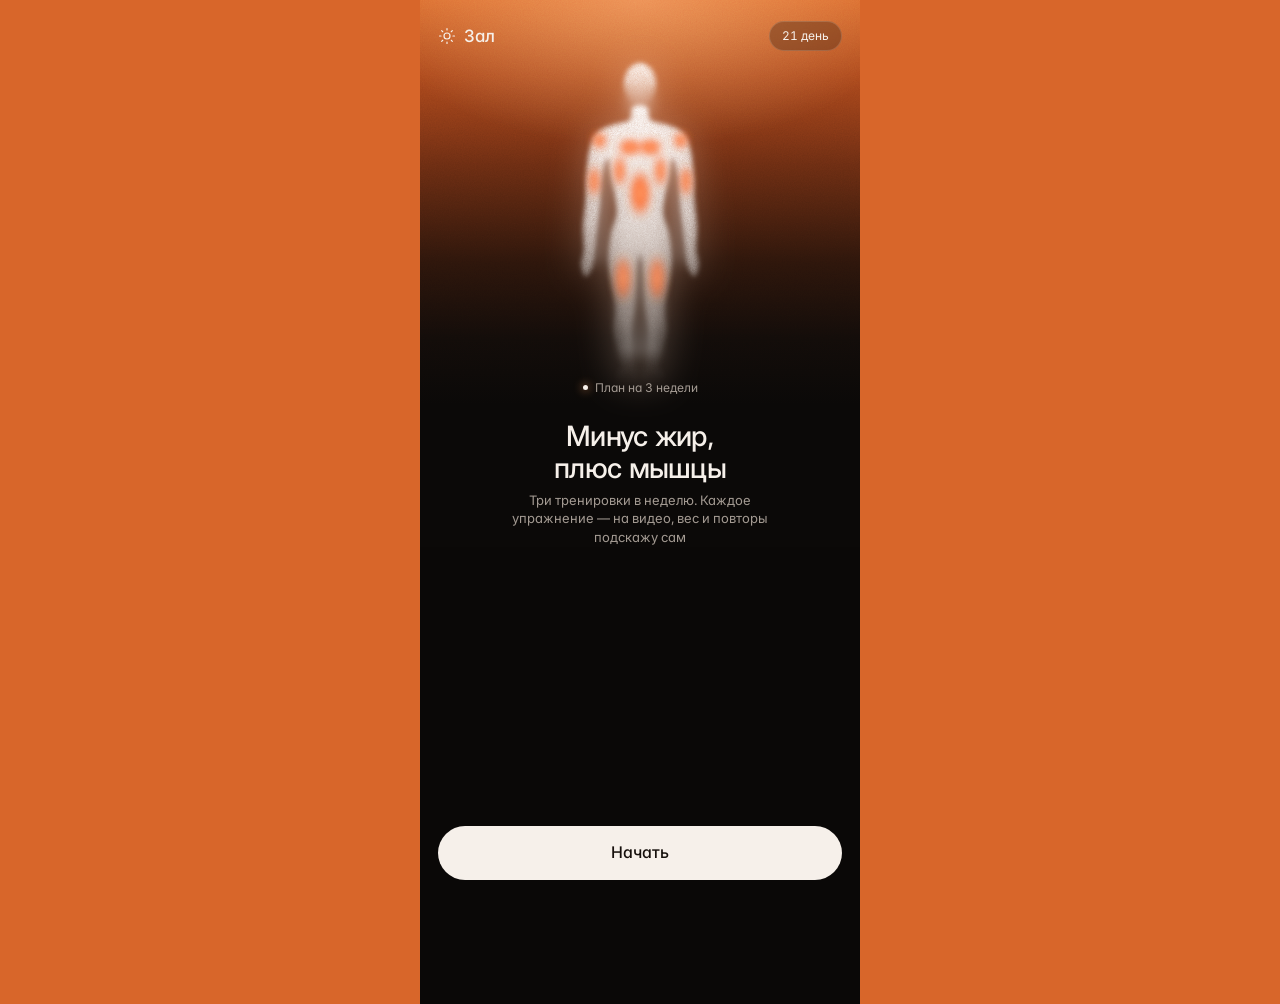
<file: index.html>
<!doctype html>
<html lang="ru">
<head>
<meta charset="utf-8">
<meta name="viewport" content="width=device-width,initial-scale=1,viewport-fit=cover">
<meta name="theme-color" content="#0A0807">
<!-- iOS: приложение заходит под строку статуса и Dynamic Island, фон тянется до самого верха -->
<meta name="apple-mobile-web-app-capable" content="yes">
<meta name="mobile-web-app-capable" content="yes">
<meta name="apple-mobile-web-app-status-bar-style" content="black-translucent">
<meta name="apple-mobile-web-app-title" content="Зал">
<link rel="manifest" href="manifest.json">
<link rel="icon" href="icon.png">
<link rel="apple-touch-icon" href="icon.png">
<link rel="preconnect" href="https://fonts.googleapis.com">
<link rel="preconnect" href="https://fonts.gstatic.com" crossorigin>
<link href="https://fonts.googleapis.com/css2?family=Inter:wght@300;400;500&display=swap" rel="stylesheet">
<title>Зал · 21 день</title>
<link rel="stylesheet" href="style.css">
</head>
<body>
<main id="main"></main>
<nav id="nav" aria-label="Разделы">
  <button data-t="home"><svg class="i"><use href="#i-home"/></svg>Сегодня</button>
  <button data-t="prog"><svg class="i"><use href="#i-chart"/></svg>Прогресс</button>
  <button data-t="go" class="go" aria-label="Начать тренировку"><svg class="i"><use href="#i-dumbbell"/></svg></button>
  <button data-t="food"><svg class="i"><use href="#i-food"/></svg>Еда</button>
  <button data-t="plan"><svg class="i"><use href="#i-book"/></svg>План</button>
</nav>
<div id="run" hidden></div>
<div id="sheet" hidden></div>
<div id="toast" role="status" hidden></div>

<!-- Иконки: lucide (ISC) -->
<svg width="0" height="0" style="position:absolute" aria-hidden="true">
  <symbol id="i-home" viewBox="0 0 24 24"><path d="M3 10.5 12 3l9 7.5V20a1 1 0 0 1-1 1h-5v-6h-6v6H4a1 1 0 0 1-1-1z"/></symbol>
  <symbol id="i-chart" viewBox="0 0 24 24"><path d="M22 12h-4l-3 9L9 3l-3 9H2"/></symbol>
  <symbol id="i-dumbbell" viewBox="0 0 24 24"><path d="M6.5 6.5v11M17.5 6.5v11M3 9.5v5M21 9.5v5M6.5 12h11"/></symbol>
  <symbol id="i-food" viewBox="0 0 24 24"><path d="M3 2v7a2 2 0 0 0 2 2h2a2 2 0 0 0 2-2V2M6 2v20M21 15V2a5 5 0 0 0-5 5v6a2 2 0 0 0 2 2h3zm0 0v7"/></symbol>
  <symbol id="i-book" viewBox="0 0 24 24"><path d="M2 4h6a4 4 0 0 1 4 4v13a3 3 0 0 0-3-3H2zM22 4h-6a4 4 0 0 0-4 4v13a3 3 0 0 1 3-3h7z"/></symbol>
  <symbol id="i-play" viewBox="0 0 24 24"><path d="M7 4v16l13-8z"/></symbol>
  <symbol id="i-back" viewBox="0 0 24 24"><path d="m15 18-6-6 6-6"/></symbol>
  <symbol id="i-next" viewBox="0 0 24 24"><path d="m9 18 6-6-6-6"/></symbol>
  <symbol id="i-x" viewBox="0 0 24 24"><path d="M18 6 6 18M6 6l12 12"/></symbol>
  <symbol id="i-plus" viewBox="0 0 24 24"><path d="M5 12h14M12 5v14"/></symbol>
  <symbol id="i-minus" viewBox="0 0 24 24"><path d="M5 12h14"/></symbol>
  <symbol id="i-check" viewBox="0 0 24 24"><path d="M20 6 9 17l-5-5"/></symbol>
  <symbol id="i-info" viewBox="0 0 24 24"><circle cx="12" cy="12" r="9"/><path d="M12 16v-4M12 8h.01"/></symbol>
  <symbol id="i-skip" viewBox="0 0 24 24"><path d="m5 4 10 8-10 8zM19 5v14"/></symbol>
  <symbol id="i-clock" viewBox="0 0 24 24"><circle cx="12" cy="12" r="9"/><path d="M12 7v5l3 2"/></symbol>
  <symbol id="i-list" viewBox="0 0 24 24"><path d="M8 6h13M8 12h13M8 18h13M3 6h.01M3 12h.01M3 18h.01"/></symbol>
  <symbol id="i-egg" viewBox="0 0 24 24"><path d="M12 22c4.4 0 7-3.6 7-8 0-5-3.5-12-7-12S5 9 5 14c0 4.4 2.6 8 7 8z"/></symbol>
  <symbol id="i-flame" viewBox="0 0 24 24"><path d="M8.5 14.5A2.5 2.5 0 0 0 11 12c0-1.4-.5-2-1-3-1.1-2.1-.2-4 2-6 .5 2.5 2 4.9 4 6.5 2 1.6 3 3.5 3 5.5a7 7 0 1 1-14 0c0-1.2.4-2.3 1-3a2.5 2.5 0 0 0 2.5 2.5z"/></symbol>
  <symbol id="i-walk" viewBox="0 0 24 24"><circle cx="13" cy="4" r="2"/><path d="m9 21 3-7 3 3v4M7 12l3-4 4 1 3 3M12 14l-1-5"/></symbol>
  <symbol id="i-moon" viewBox="0 0 24 24"><path d="M12 3a6 6 0 0 0 9 9 9 9 0 1 1-9-9z"/></symbol>
  <symbol id="i-camera" viewBox="0 0 24 24"><path d="M14.5 4h-5L7 7H4a2 2 0 0 0-2 2v9a2 2 0 0 0 2 2h16a2 2 0 0 0 2-2V9a2 2 0 0 0-2-2h-3z"/><circle cx="12" cy="13" r="3"/></symbol>
  <symbol id="i-scale" viewBox="0 0 24 24"><rect x="3" y="3" width="18" height="18" rx="4"/><path d="M8 9a5 5 0 0 1 8 0l-3 3"/></symbol>
  <symbol id="i-gear" viewBox="0 0 24 24"><circle cx="12" cy="12" r="3"/><path d="M19.4 15a1.7 1.7 0 0 0 .3 1.8l.1.1a2 2 0 1 1-2.8 2.8l-.1-.1a1.7 1.7 0 0 0-1.8-.3 1.7 1.7 0 0 0-1 1.5V21a2 2 0 1 1-4 0v-.1a1.7 1.7 0 0 0-1.1-1.5 1.7 1.7 0 0 0-1.8.3l-.1.1a2 2 0 1 1-2.8-2.8l.1-.1a1.7 1.7 0 0 0 .3-1.8 1.7 1.7 0 0 0-1.5-1H3a2 2 0 1 1 0-4h.1a1.7 1.7 0 0 0 1.5-1.1 1.7 1.7 0 0 0-.3-1.8l-.1-.1a2 2 0 1 1 2.8-2.8l.1.1a1.7 1.7 0 0 0 1.8.3H9a1.7 1.7 0 0 0 1-1.5V3a2 2 0 1 1 4 0v.1a1.7 1.7 0 0 0 1 1.5 1.7 1.7 0 0 0 1.8-.3l.1-.1a2 2 0 1 1 2.8 2.8l-.1.1a1.7 1.7 0 0 0-.3 1.8V9a1.7 1.7 0 0 0 1.5 1H21a2 2 0 1 1 0 4h-.1a1.7 1.7 0 0 0-1.5 1z"/></symbol>
  <symbol id="i-sun" viewBox="0 0 24 24"><circle cx="12" cy="12" r="4"/><path d="M12 2v2M12 20v2M4.9 4.9l1.4 1.4M17.7 17.7l1.4 1.4M2 12h2M20 12h2M4.9 19.1l1.4-1.4M17.7 6.3l1.4-1.4"/></symbol>
  <symbol id="i-trend" viewBox="0 0 24 24"><path d="M7 17 17 7M8 7h9v9"/></symbol>
  <symbol id="i-down" viewBox="0 0 24 24"><path d="m6 9 6 6 6-6"/></symbol>
  <symbol id="i-more" viewBox="0 0 24 24"><circle cx="5" cy="12" r="1"/><circle cx="12" cy="12" r="1"/><circle cx="19" cy="12" r="1"/></symbol>
  <symbol id="i-repeat" viewBox="0 0 24 24"><path d="m17 2 4 4-4 4M3 11V9a3 3 0 0 1 3-3h15M7 22l-4-4 4-4M21 13v2a3 3 0 0 1-3 3H3"/></symbol>
  <symbol id="i-target" viewBox="0 0 24 24"><circle cx="12" cy="12" r="9"/><circle cx="12" cy="12" r="5"/><circle cx="12" cy="12" r="1"/></symbol>
  <symbol id="i-ruler" viewBox="0 0 24 24"><path d="M21.3 15.3 8.7 2.7a1 1 0 0 0-1.4 0L2.7 7.3a1 1 0 0 0 0 1.4l12.6 12.6a1 1 0 0 0 1.4 0l4.6-4.6a1 1 0 0 0 0-1.4zM7.5 10.5l2-2M10.5 13.5l2-2M13.5 16.5l2-2"/></symbol>
</svg>

<script src="logic.js"></script>
<script src="data.js"></script>
<script src="app.js"></script>
</body>
</html>
</file>
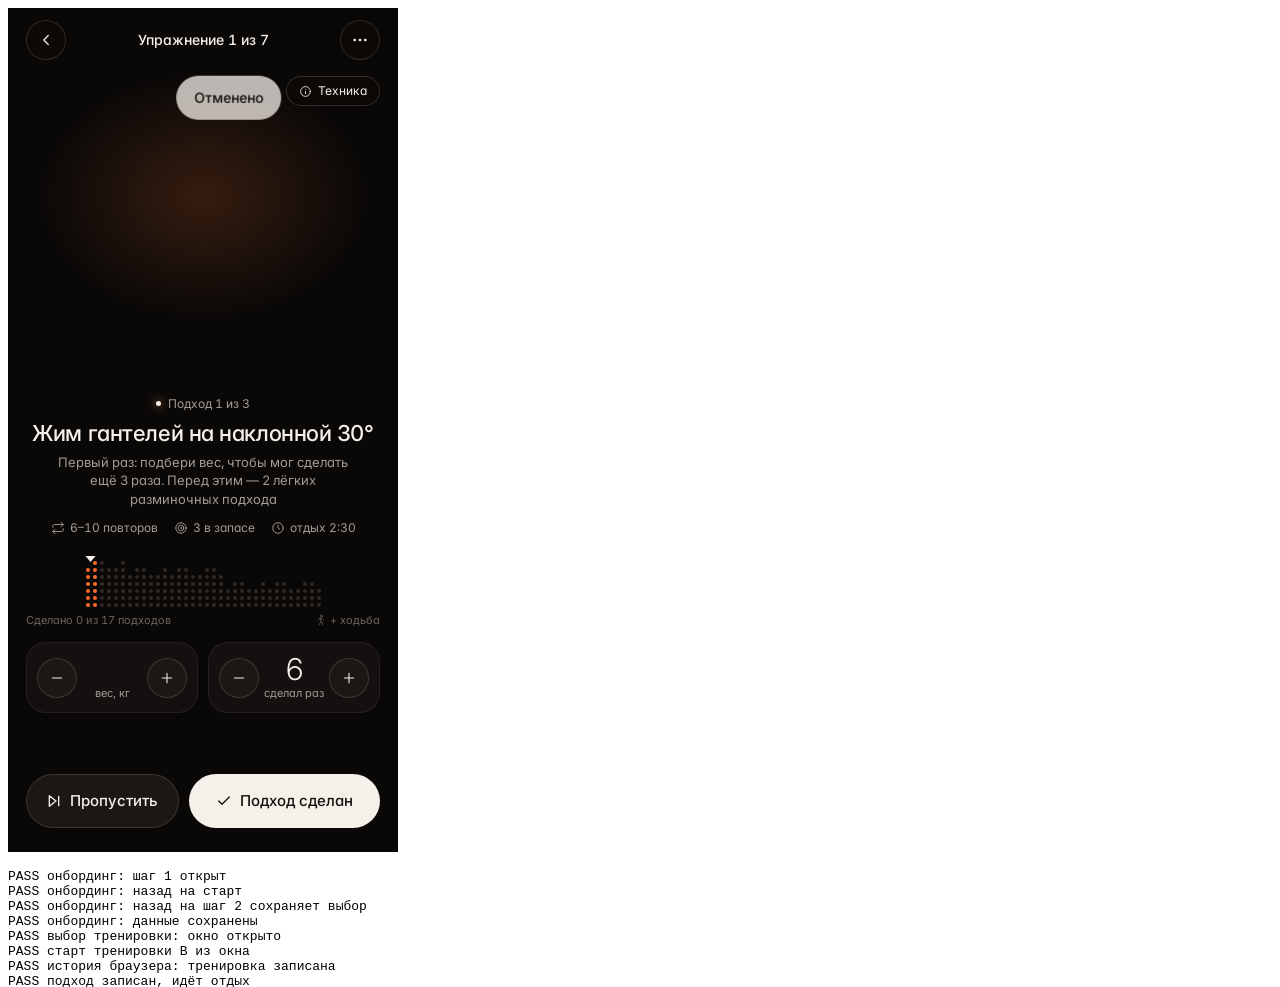
<file: .e2e/run.html>
<!doctype html><meta charset="utf-8"><body><iframe id=f style="width:390px;height:844px;border:0"></iframe><pre id=out></pre><script>
var out=[],fails=0,w,d;function log(s){out.push(s);document.getElementById('out').textContent=out.join('\n')}
function ok(c,m){if(!c)fails++;log((c?'PASS ':'FAIL ')+m)}
var sl=function(ms){return new Promise(function(r){setTimeout(r,ms)})};
function q(s){return d.querySelector(s)} function click(s){var e=q(s);if(!e)throw new Error('нет элемента '+s);e.click()}
function St(){return JSON.parse(w.localStorage.getItem('zal2')||'{}')} function T(){return w.TODAY}
function L(){return St().log[T()]}
async function boot(){localStorage.clear();f.src='../index.html';await new Promise(function(r){f.onload=r});w=f.contentWindow;d=f.contentDocument;
 w.onerror=function(m,u,l){fails++;log('JS ERROR '+m+' @'+l)};w.confirm=function(){return true};await sl(200)}
(async function(){try{
 await boot();
 // 1 онбординг
 click('[data-a=ob][data-v="1"]');await sl(50);ok(q('#f_h'),'онбординг: шаг 1 открыт');
 click('.obtop [data-a=ob]');await sl(50);ok(!q('#f_h')&&q('[data-a=ob][data-v="1"]'),'онбординг: назад на старт');
 click('[data-a=ob][data-v="1"]');await sl(50);d.getElementById('f_h').value=182;click('[data-a=ob][data-v="2"]');await sl(50);
 click('[data-a=train][data-v="1,3,5"]');await sl(50);click('[data-a=ob][data-v="3"]');await sl(50);
 click('.obtop [data-a=ob]');await sl(50);ok(q('.opt.on'),'онбординг: назад на шаг 2 сохраняет выбор');
 click('[data-a=ob][data-v="3"]');await sl(50);click('.lnk[data-a=obdone]');await sl(80);
 var s=St();ok(s.onb===1&&s.prof.h===182&&String(s.train)==='1,3,5','онбординг: данные сохранены');
 w.S.train=[0,1,2,3,4,5,6];w.save();w.render();await sl(50); // тест не должен зависеть от дня недели
 // 2 выбор другой тренировки → B
 click('[data-a=pick]');await sl(80);ok(!q('#sheet').hidden,'выбор тренировки: окно открыто');
 click('#sheet [data-a=go][data-v=B]');await sl(150);ok(!q('#run').hidden&&w.R.day==='B'&&q('#sheet').hidden,'старт тренировки B из окна');
 ok(w.history.state&&w.history.state.r,'история браузера: тренировка записана');
 // 3 подход + отмена
 d.getElementById('f_kg').value=20;d.getElementById('f_reps').value=10;click('[data-a=set]');await sl(80);
 ok(L().ex.inclineDB.length===1&&w.R.phase==='rest','подход записан, идёт отдых');
 click('#toast [data-a=undo]');await sl(80);ok((!L().ex.inclineDB||!L().ex.inclineDB.length)&&w.R.phase==='work','«Отменить» удаляет подход и возвращает к нему');
 // 4 запись + исправление во время отдыха
 d.getElementById('f_kg').value=20;d.getElementById('f_reps').value=10;click('[data-a=set]');await sl(80);
 click('.lnk[data-a=eset]');await sl(80);d.getElementById('f_erp').value=7;click('[data-a=saveset]');await sl(150);
 ok(L().ex.inclineDB[0][1]===7&&w.R.phase==='rest','исправление подхода во время отдыха, таймер не сбит');
 click('.foot [data-a=restdone]');await sl(80);
 // 5 удаление подхода через чип
 click('.done-row [data-a=eset]');await sl(80);click('[data-a=delset]');await sl(150);ok(!L().ex.inclineDB,'удаление подхода через чип');
 // 6 пропуск + отмена
 click('.foot [data-a=skip]');await sl(80);ok(L().skip.indexOf('inclineDB')>=0&&q('.ex-cap h2').textContent!=='Жим гантелей на наклонной 30°','упражнение пропущено');
 click('#toast [data-a=undo]');await sl(80);ok(L().skip.indexOf('inclineDB')<0&&q('.ex-cap h2').textContent==='Жим гантелей на наклонной 30°','отмена пропуска');
 // 7 смена дня (подходов нет)
 click('[data-a=exlist]');await sl(80);click('#sheet [data-a=swap][data-v=C]');await sl(150);ok(w.R.day==='C'&&L().day==='C'&&q('#sheet').hidden,'смена тренировки на C');
 // 8 отмена тренировки + undo
 d.getElementById('f_kg').value=60;d.getElementById('f_reps').value=10;click('[data-a=set]');await sl(80);
 click('[data-a=exlist]');await sl(80);click('#sheet [data-a=cancelw]');await sl(200);
 ok(!L()&&q('#run').hidden,'тренировка отменена и закрыта');
 click('#toast [data-a=undo]');await sl(100);ok(L()&&L().ex.dbBench.length===1,'отмена отмены: подходы вернулись');
 ok(q('.cap [data-a=go]')&&/Продолжить/.test(q('.cap [data-a=go]').textContent),'на главной — «Продолжить»');
 // 9 до конца, затем «вернуться», снова закончить
 click('.cap [data-a=go]');await sl(150);var n=0;
 while(n++<80){if(q('#run [data-a=set]')){var k=d.getElementById('f_kg');if(k&&!k.value)k.value=10;click('#run [data-a=set]')}else if(q('#run .foot [data-a=restdone]'))click('#run .foot [data-a=restdone]');else if(q('#run [data-a=cstart]'))click('#run [data-a=cstart]');else if(q('#run .foot [data-a=cardio][data-v="1"]'))click('#run .foot [data-a=cardio][data-v="1"]');else break;await sl(25)}
 ok(L().done===true&&L().cardio===true&&w.R.phase==='sum','тренировка завершена до конца');
 click('#run [data-a=reopen]');await sl(100);ok(L().done===false&&w.R.phase!=='sum','«Вернуться к тренировке» снимает завершение');
 click('[data-a=exlist]');await sl(80);click('#sheet [data-a=cardio][data-v="0"]');await sl(150);ok(L().done===true,'закончить сейчас из меню');
 click('#run [data-a=exit]');await sl(200);ok(q('#run').hidden&&!w.R,'выход из итога');
 // 10 история: правка и удаление
 click('[data-t=prog]');await sl(80);click('[data-a=hist]');await sl(80);ok(q('#sheet .hx'),'история: тренировка открыта');
 click('#sheet .hx [data-a=eset]');await sl(80);d.getElementById('f_ekg').value=65;click('[data-a=saveset]');await sl(120);
 ok(q('#sheet .hx')&&L().ex.dbBench[0][0]===65,'история: подход исправлен, окно истории вернулось');
 click('#sheet [data-a=delw]');await sl(150);ok(!L(),'история: тренировка удалена');
 click('#toast [data-a=undo]');await sl(100);ok(L()&&L().done,'история: удаление отменено');
 // 11 замеры
 click('[data-a=weigh]');await sl(80);d.getElementById('f_bw').value=103.2;click('[data-a=saveW]');await sl(150);
 ok(St().body[T()].w===103.2,'замер записан');
 click('[data-a=wlist]');await sl(80);click('#sheet [data-a=delbody]');await sl(120);ok(!St().body[T()]&&q('#sheet .t2'),'замер удалён из списка');
 click('#toast [data-a=undo]');await sl(100);ok(St().body[T()]&&St().body[T()].w===103.2,'удаление замера отменено');
 // 12 системная «Назад»
 click('[data-a=weigh]');await sl(80);w.history.back();await sl(200);ok(q('#sheet').hidden,'«Назад» закрывает окно');
 click('[data-t=home]');await sl(50);
 w.S.log[T()].done=false;w.save();w.render();click('.cap [data-a=go]');await sl(150);ok(!q('#run').hidden,'тренировка открыта снова');
 click('[data-a=exlist]');await sl(80);w.history.back();await sl(200);ok(q('#sheet').hidden&&!q('#run').hidden,'«Назад» закрывает меню, тренировка остаётся');
 w.history.back();await sl(200);ok(q('#run').hidden&&!w.R,'«Назад» закрывает тренировку');
 // 13 фото
 w.S.photo1=false;w.save();w.render();if(q('[data-a=photo]')){click('[data-a=photo]');await sl(80);ok(St().photo1===true,'фото отмечено');click('#toast [data-a=undo]');await sl(100);ok(!St().photo1,'отметка фото отменена')}else log('SKIP фото (не день 1)');
 // 14 привычки — повторное нажатие снимает
 click('[data-a=hab][data-v=p]');await sl(50);click('[data-a=hab][data-v=p]');await sl(50);ok(!St().hab[T()].p,'привычка снимается повторным нажатием');
 // 15 даты: нажатие, свайп, прошлое/будущее, «К сегодня»
 click('[data-t=home]');await sl(80);
 var fut=w.addDays(T(),2);click('.dt[data-v="'+fut+'"]');await sl(80);
 ok(w.sel===fut&&/Запланировано|День отдыха/.test(q('.cap').textContent),'дата в будущем: план или отдых');
 click('.chip[data-a=sel]');await sl(80);ok(w.sel===T()&&!q('.chip[data-a=sel]'),'«К сегодня» возвращает');
 var dd=q('.dates'),r=dd.getBoundingClientRect(),y=r.top+40;
 function pe(t,x){dd.dispatchEvent(new w.PointerEvent(t,{clientX:x,clientY:y,bubbles:true,pointerId:1}))}
 pe('pointerdown',200);pe('pointermove',90);pe('pointerup',90);await sl(80);
 ok(w.sel===w.addDays(T(),2),'свайп влево на 2 дня вперёд');await sl(400);
 w.S.log[w.addDays(T(),-1)]={day:'A',done:true,ex:{legPress:[[100,10]]}};w.save();
 click('.chip[data-a=sel]');await sl(50);click('.dt[data-v="'+w.addDays(T(),-1)+'"]');await sl(80);
 ok(/Сделано/.test(q('.cap').textContent)&&q('.cap [data-a=hist]'),'прошлый день: сделано + «Открыть и исправить»');
 delete w.S.log[w.addDays(T(),-1)];w.save();click('.chip[data-a=sel]');await sl(50);
 // 16 таймер переживает перезагрузку
 delete w.S.log[T()];w.save();w.render();click('.cap [data-a=go]');await sl(150);
 d.getElementById('f_kg').value=50;d.getElementById('f_reps').value=10;click('[data-a=set]');await sl(80);
 var end=St().rt&&St().rt.end;ok(end&&St().rt.ph==='rest','отдых сохранён в данных');
 f.contentWindow.location.reload();await new Promise(function(r){f.onload=r});w=f.contentWindow;d=f.contentDocument;w.onerror=function(m,u,l){fails++;log('JS ERROR '+m+' @'+l)};await sl(300);
 ok(!q('#run').hidden&&w.R&&w.R.phase==='rest'&&w.R.end===end,'после перезагрузки — снова отдых с тем же окончанием');
 click('.foot [data-a=restdone]');await sl(80);ok(!St().rt&&w.R.phase==='work','«Дальше» убирает сохранённый таймер');
 w.history.back();await sl(200);
 // 17 календарь
 var got=null;w.URL.createObjectURL=function(b){got=b;return 'blob:x'};
 click('[data-t=plan]');await sl(80);click('[data-a=ics]');await sl(150);
 var txt=got?await got.text():'';var nEv=(txt.match(/BEGIN:VEVENT/g)||[]).length;
 ok(nEv>=8&&txt.indexOf('TRIGGER:-PT30M')>0&&txt.indexOf('T180000')>0,'календарь: '+nEv+' тренировок с напоминанием');
 // 18 уведомления ntfy (сеть перехвачена — ничего не отправляем)
 var calls=[];w.fetch=function(u,o){calls.push([(o&&o.method)||'GET',u]);return Promise.resolve({})};
 click('[data-a=nt]');await sl(100);ok(/^zal21-[0-9a-f]{18}$/.test(St().nt)&&q('#sheet .sets'),'уведомления: создан случайный канал, инструкция открыта');
 click('#sheet [data-a=nttest]');await sl(50);ok(calls.some(function(c){return c[0]==='POST'&&/\/test-\d+\?/.test(c[1])&&/delay=10s/.test(c[1])}),'кнопка «Проверить» шлёт уведомление через 10 с');
 w.history.back();await sl(200);click('[data-t=home]');await sl(50);click('.cap [data-a=go]');await sl(150);
 d.getElementById('f_reps').value=10;click('[data-a=set]');await sl(80);
 var n0=calls.length;w.ntfyRest();await sl(30);var c=calls[calls.length-1];
 ok(calls.length===n0+1&&/\/t\d+\?/.test(c[1])&&/delay=\d+s/.test(c[1])&&c[1].indexOf(encodeURIComponent('Дальше'))>0,'свернул на отдыхе — уведомление на конец отдыха');
 w.ntfyRest();await sl(30);ok(calls.length===n0+1,'повторно не дублируется');
 ok(!q('a[href^="shortcuts://"]')&&/заблокировать телефон/.test(q('#run').textContent),'подсказка «можно заблокировать телефон»');
 // 19 отказ: неделя 2, день B — база без отказа, тяга блока — отказ в последнем
 w.S.start=w.addDays(T(),-8);w.save();click('#run [data-a=exit]');await sl(200);
 delete w.S.log[T()];w.save();w.render();click('[data-a=pick]');await sl(80);click('#sheet [data-a=go][data-v=B]');await sl(150);
 var seen={};for(var g=0;g<6;g++){var nm=q('.ex-cap h2').textContent,ey=q('.ex-cap .eyebrow').textContent;seen[nm+'|'+ey]=!!q('.ex-cap .fail');
  var kk=d.getElementById('f_kg');if(kk&&!kk.value)kk.value=30;click('#run [data-a=set]');await sl(60);if(q('.foot [data-a=restdone]')){click('.foot [data-a=restdone]');await sl(60)}}
 ok(seen['Жим гантелей на наклонной 30°|Подход 3 из 3']===false,'жим на наклонной: последний подход без отказа');
 ok(seen['Тяга горизонтального блока|Подход 3 из 3 · до отказа']===true,'тяга блока: последний подход — до отказа');
 ok(seen['Тяга горизонтального блока|Подход 1 из 3']===false,'первые подходы — не до отказа');
 // 20 сон
 click('#run [data-a=exit]');await sl(200);click('[data-t=home]');await sl(50);
 click('[data-a=sleep]');await sl(80);ok(St().sl.cur&&q('.sky.night [data-a=wake]')&&q('#slt'),'«Ложусь спать»: ночная шапка с таймером и «Проснулся»');
 w.S.sl.cur=Date.now()-450*6e4;w.save();w.render();click('[data-a=wake]');await sl(80);
 var nk=Object.keys(St().sl.n),night=St().sl.n[T()];
 ok(night&&Math.round((night[1]-night[0])/6e4)===450&&!St().sl.cur,'«Проснулся»: записано 7 ч 30 мин');
 ok(St().hab[T()]&&St().hab[T()].z===true,'7+ часов — галочка «Сон 7+» сама');
 click('#toast [data-a=undo]');await sl(80);ok(!St().sl.n[T()]&&St().sl.cur,'«Отменить» возвращает в «спишь»');
 click('[data-a=wake]');await sl(80);
 click('.card.sleep [data-a=slist]');await sl(80);click('#sheet [data-a=sedit]');await sl(80);
 var inp=d.getElementById('ss');inp.value=w.dtl(Date.parse(inp.value)-3600e3);click('[data-a=ssave]');await sl(120);
 night=St().sl.n[T()];ok(Math.round((night[1]-night[0])/6e4)===510,'правка: лёг на час раньше — 8 ч 30 мин');
 click('#sheet [data-a=sedit]');await sl(80);d.getElementById('se').value=d.getElementById('ss').value;click('[data-a=ssave]');await sl(80);
 ok(Math.round((St().sl.n[T()][1]-St().sl.n[T()][0])/6e4)===510&&/позже/.test(q('#toast').textContent),'«встал» раньше «лёг» — не сохраняет, объясняет');
 click('[data-a=sdel]');await sl(120);ok(!St().sl.n[T()],'ночь удалена');click('#toast [data-a=undo]');await sl(80);ok(St().sl.n[T()],'удаление ночи отменено');
 w.history.back();await sl(200);
 click('[data-a=sleep]');await sl(50);click('[data-a=wake]');await sl(80);ok(!St().sl.cur&&/20 минут/.test(q('#toast').textContent),'меньше 20 минут — не пишет');
 click('[data-t=prog]');await sl(80);ok(/Сон за 7 ночей/.test(d.body.textContent)&&/недосып/.test(d.body.textContent),'прогресс: карточка сна');
 // 21 утренняя оценка и разбор
 click('[data-t=home]');await sl(50);delete w.S.sl.n[T()];w.S.sl.cur=Date.now()-460*6e4;w.save();w.render();
 click('[data-a=wake]');await sl(100);ok(q('#sheet .rate')&&/Как выспался/.test(q('#sheet').textContent),'после «Проснулся» — окно «Как выспался?»');
 click('#sheet .rate [data-q="4"]');await sl(120);ok(St().sl.n[T()][2]===4&&q('#sheet').hidden,'оценка 4 сохранена, окно закрыто');
 ok(/Утро: 4/.test(q('.card.sleep').textContent),'в карточке сна — «Утро: 4 · хорошо»');
 click('.card.sleep [data-a=sedit]');await sl(80);click('#sheet .rate [data-q="2"]');await sl(30);
 ok(St().sl.n[T()][2]===4,'в правке оценка не сохраняется до «Сохранить»');click('[data-a=ssave]');await sl(120);
 ok(St().sl.n[T()][2]===2,'правка: оценка изменена на 2');w.history.back();await sl(200);
 click('[data-t=prog]');await sl(80);ok(/Оцени утро ещё 3/.test(d.body.textContent),'разбор: просит ещё 3 оценки');
 [[1,470,'23:30',5],[2,450,'23:20',4],[3,380,'01:00',2],[4,360,'01:30',3],[5,480,'23:00',4]].forEach(function(x){var e=new Date(w.addDays(T(),-x[0])+'T07:00').getTime();w.S.sl.n[w.addDays(T(),-x[0])]=[e-x[1]*6e4,e,x[3]]});w.save();w.render();
 var ins=q('.ins')?q('.ins').textContent:'';
 ok(/7\+ часов сна — утро/.test(ins)&&/Лучше всего высыпаешься/.test(ins)&&/до полуночи/.test(ins),'разбор: длительность, лучшие часы, отход до полуночи');
}catch(e){fails++;log('CRASH '+e.message+' '+(e.stack||'').split('\n')[1])}
log('\nИТОГО: '+(fails?fails+' ОШИБОК':'ВСЁ ПРОШЛО'));document.title='DONE'})();
</script>
</file>
<file: style.css>
/* Язык: закатный свет сверху, туманная фигура, тонкие цифры, мини-графики из точек и столбиков */
:root{
  --bg:#0A0807;--c1:#141010;--c2:#1C1715;--c3:#28211D;
  --hair:rgba(255,240,228,.07);--hair2:rgba(255,240,228,.14);
  --t1:#F6F0EA;--t2:#A39A92;--t3:#6B625B;
  --ac:#FF6B2C;--ac2:#FF9A5C;--ac3:#FFD0AE;--deep:#5B260F;
  --ok:#9CCB8F;--ease:cubic-bezier(.2,.8,.2,1);--sb:env(safe-area-inset-bottom)
}
*{box-sizing:border-box;margin:0;-webkit-tap-highlight-color:transparent}
html{background:var(--bg)}
body{background:var(--bg);color:var(--t1);font:400 15px/1.45 Inter,system-ui,-apple-system,Segoe UI,Roboto,sans-serif;
  font-feature-settings:"tnum","cv11";max-width:440px;margin:0 auto;padding:0 18px calc(104px + var(--sb));-webkit-font-smoothing:antialiased;overflow-x:hidden}
button{font:inherit;color:inherit;background:none;border:0;cursor:pointer}
input{font:inherit;color:inherit}
svg.i{width:18px;height:18px;fill:none;stroke:currentColor;stroke-width:1.6;stroke-linecap:round;stroke-linejoin:round;flex:none}
:focus-visible{outline:2px solid var(--ac2);outline-offset:3px;border-radius:10px}
[hidden]{display:none!important}

h1{font-size:28px;line-height:1.15;font-weight:500;letter-spacing:-.025em}
h2{font-size:22px;line-height:1.2;font-weight:500;letter-spacing:-.02em}
h3{font-size:15px;font-weight:500}
.t2{color:var(--t2)}.t3{color:var(--t3)}.sm{font-size:13px}.xs{font-size:12px}.ac{color:var(--ac2)}
.thin{font-weight:300;letter-spacing:-.04em}

/* зерно поверх света — как плёнка */
.grain{position:relative;isolation:isolate}
.grain::after{content:"";position:absolute;inset:0;pointer-events:none;z-index:0;opacity:.22;mix-blend-mode:overlay;
  background-image:url("data:image/svg+xml,%3Csvg xmlns='http://www.w3.org/2000/svg' width='160' height='160'%3E%3Cfilter id='n'%3E%3CfeTurbulence type='fractalNoise' baseFrequency='.85' numOctaves='2' stitchTiles='stitch'/%3E%3CfeColorMatrix values='0 0 0 0 1 0 0 0 0 1 0 0 0 0 1 0 0 0 .55 0'/%3E%3C/filter%3E%3Crect width='100%25' height='100%25' filter='url(%23n)'/%3E%3C/svg%3E")}
.grain>*{position:relative;z-index:1}

/* ---------- Сцена сверху ---------- */
.sky{margin:0 -18px;padding:14px 18px 26px;
  background:radial-gradient(90% 38% at 50% 0%,rgba(255,176,120,.55),transparent 70%),
  linear-gradient(180deg,#D8662A 0%,#A9461B 14%,#6A2C12 30%,#2C150B 48%,#120C09 62%,var(--bg) 74%)}
.sky.calm{background:radial-gradient(90% 38% at 50% 0%,rgba(220,200,185,.22),transparent 70%),
  linear-gradient(180deg,#5A4A40 0%,#3A2E27 18%,#1C1613 42%,var(--bg) 66%)}
.top{display:flex;align-items:center;justify-content:space-between;height:calc(44px + env(safe-area-inset-top));padding-top:env(safe-area-inset-top)}
.logo{display:flex;align-items:center;gap:8px;font-size:17px;font-weight:500;letter-spacing:-.01em}
.logo svg{width:18px;height:18px}
.chip{display:inline-flex;align-items:center;gap:6px;height:30px;padding:0 12px;border-radius:99px;font-size:12px;color:var(--t1);
  background:rgba(20,12,8,.28);border:1px solid rgba(255,240,228,.16);backdrop-filter:blur(10px)}
.chip svg.i{width:13px;height:13px}

/* даты на дуге */
.dates{position:relative;height:92px;margin:10px 0 0;touch-action:pan-y;user-select:none;-webkit-user-select:none;cursor:grab}
.dt{padding:0;background:none;border:0;color:inherit;font:inherit;cursor:pointer}
.dt.now:not(.on) b{border-color:var(--ac2);color:var(--t1)}
.dt.today i{background:rgba(255,240,228,.45)}
.dt{position:absolute;top:0;width:44px;margin-left:-22px;display:flex;flex-direction:column;align-items:center;gap:5px;font-size:11px;color:rgba(246,240,234,.75)}
.dt b{display:grid;place-items:center;width:40px;height:40px;border-radius:50%;border:1px solid rgba(255,240,228,.28);font-weight:400;font-size:14px}
.dt.on b{width:52px;height:52px;margin-top:-6px;background:rgba(255,240,228,.16);border-color:rgba(255,240,228,.65);font-size:18px;font-weight:500;color:var(--t1)}
.dt.on{color:var(--t1);font-weight:500}
.dt i{width:4px;height:4px;border-radius:50%}
.dt.done i{background:var(--t1)}.dt.plan i{background:rgba(255,240,228,.45)}.dt.miss i{border:1px solid rgba(255,240,228,.45)}

/* туманная фигура */
.fig{position:relative;margin:-6px -18px 0;height:340px}
.fig svg{position:absolute;inset:0;width:100%;height:100%;overflow:visible} /* свечение выходит за рамку — не срезаем */
.fig.sm{height:300px}

.cap{text-align:center;position:relative;margin-top:-18px}
.eyebrow{display:inline-flex;align-items:center;gap:7px;font-size:12px;color:var(--t2)}
.eyebrow:before{content:"";width:5px;height:5px;border-radius:50%;background:var(--t1);box-shadow:0 0 10px var(--ac2)}
.cap h1{margin:8px 0 6px}
.cap p{color:var(--t2);font-size:13px;max-width:290px;margin:0 auto}
.meta{display:flex;justify-content:center;gap:16px;margin-top:10px;font-size:12px;color:var(--t2)}
.meta span{display:flex;align-items:center;gap:5px}.meta svg.i{width:14px;height:14px}

/* кнопки-пилюли */
.pb{display:inline-flex;align-items:center;justify-content:center;gap:8px;height:46px;padding:0 24px;border-radius:99px;background:var(--t1);color:#16100C;font-weight:500;font-size:15px;transition:transform .14s var(--ease),opacity .2s}
.pb:active{transform:scale(.97)}
.pb svg.i{width:16px;height:16px;stroke-width:2}
.pb.play svg.i{fill:currentColor;stroke:none;width:13px;height:13px}
.pb.gh{background:var(--c2);color:var(--t1);border:1px solid var(--hair2)}
.pb.wide{width:100%;height:54px;font-size:16px}
.cap .pb{margin-top:18px}
.pair{display:grid;grid-template-columns:1fr 1.25fr;gap:10px}
.pair .pb{width:100%;height:54px;padding:0 12px}
.lnk{display:block;margin:6px auto 0;padding:12px;color:var(--t2);font-size:14px}

/* ---------- Карточки ---------- */
.card{background:var(--c1);border:1px solid var(--hair);border-radius:22px;padding:18px;margin-top:12px}
.ch{display:flex;align-items:center;justify-content:space-between;gap:10px}
.ch .l{display:flex;align-items:center;gap:10px;font-size:13px;color:var(--t1)}
.ico{display:grid;place-items:center;width:30px;height:30px;border-radius:50%;background:var(--c2);border:1px solid var(--hair)}
.ico svg.i{width:15px;height:15px;color:var(--t2)}
.sel{display:inline-flex;align-items:center;gap:4px;height:28px;padding:0 10px;border-radius:99px;background:var(--c2);border:1px solid var(--hair);font-size:12px;color:var(--t2)}
.num-xl{font-size:52px;font-weight:300;letter-spacing:-.045em;line-height:1}
.num-xl small{font-size:22px;color:var(--t3);letter-spacing:-.02em;font-weight:300}
.num-l{font-size:36px;font-weight:300;letter-spacing:-.04em;line-height:1}
.num-l small{font-size:16px;color:var(--t3);letter-spacing:0}

/* форма недели: столбики */
.fc{display:flex;align-items:flex-end;justify-content:space-between;gap:12px;margin-top:16px}
.bars{display:grid;grid-template-columns:repeat(7,12px);gap:7px;align-items:end;height:74px}
.bars span{display:flex;flex-direction:column;align-items:center;justify-content:flex-end;gap:6px;height:100%;font-size:10px;color:var(--t3)}
.bars i{width:12px;border-radius:6px;background:var(--c3)}
.bars i.f{background:repeating-linear-gradient(135deg,rgba(255,240,228,.12) 0 2px,transparent 2px 5px);border:1px solid var(--hair)}
.bars i.t{background:linear-gradient(180deg,var(--ac3),var(--ac))}
.bars i.d{background:linear-gradient(180deg,#7A3A1C,#4A2414)}
.bars .now{color:var(--t1)}

/* три цифры в ряд */
.trio{display:grid;grid-template-columns:repeat(3,1fr);margin-top:12px;padding:16px 4px;border-top:1px solid var(--hair);border-bottom:1px solid var(--hair)}
.trio div{padding:0 12px;border-left:1px solid var(--hair)}.trio div:first-child{border-left:0;padding-left:8px}
.trio b{display:block;font-size:20px;font-weight:400;letter-spacing:-.02em}
.trio span{font-size:11px;color:var(--t2)}
button.trio-b{text-align:left}

/* привычки — кружки */
.habs{display:grid;grid-template-columns:repeat(4,1fr);gap:6px;margin-top:14px}
.hab{display:flex;flex-direction:column;align-items:center;gap:8px;font-size:11px;color:var(--t2);line-height:1.2;text-align:center}
.hab .o{display:grid;place-items:center;width:56px;height:56px;border-radius:50%;background:var(--c2);border:1px solid var(--hair2);transition:background-color .2s,border-color .2s}
.hab .o svg.i{width:20px;height:20px;color:var(--t2)}
.hab.on .o{background:radial-gradient(circle at 50% 30%,var(--ac2),var(--ac));border-color:transparent}
.hab.on .o svg.i{color:#1A0D06;stroke-width:2}
.hab.on{color:var(--t1)}

/* ---------- Прогресс ---------- */
.gw{position:relative;width:min(100%,330px);margin:6px auto 0}
.gw svg{display:block;width:100%;height:auto}
.gw .v{position:absolute;left:0;right:0;bottom:-2px;text-align:center}
.center{text-align:center}
.pill-d{display:inline-flex;align-items:center;gap:6px;height:28px;padding:0 12px;border-radius:99px;background:var(--c2);border:1px solid var(--hair);font-size:12px;color:var(--t2);margin-top:12px}
.pill-d svg.i{width:13px;height:13px}
.caps{display:grid;grid-template-columns:repeat(7,1fr);gap:8px 7px;margin-top:16px}
.caps .wd{font-size:10px;color:var(--t3);text-align:center}
.cp{height:14px;border-radius:7px;background:rgba(255,240,228,.07)}
.cp.done{background:var(--t1)}.cp.part{border:1.5px solid rgba(255,240,228,.7);background:none}
.cp.none{background:rgba(255,240,228,.13)}.cp.fut{background:rgba(255,240,228,.04)}
.cp.today{box-shadow:0 0 0 2px var(--bg),0 0 0 3.5px var(--ac)}
.lg{display:flex;flex-wrap:wrap;gap:14px;margin-top:14px;font-size:11px;color:var(--t2)}
.lg span{display:flex;align-items:center;gap:6px}.lg .cp{width:16px;height:8px;border-radius:4px}

/* шкала веса */
.range{position:relative;height:8px;border-radius:4px;margin:34px 0 10px;background:linear-gradient(90deg,var(--deep),var(--ac) 60%,var(--ac3))}
.range .mk{position:absolute;top:50%;transform:translate(-50%,-50%);display:flex;align-items:center;gap:5px;height:26px;padding:0 10px;border-radius:99px;background:var(--t1);color:#16100C;font-size:12px;font-weight:500;box-shadow:0 0 0 4px var(--c1)}
.range .mk i{width:6px;height:6px;border-radius:50%;background:var(--ac)}
.rl{display:flex;justify-content:space-between;font-size:11px;color:var(--t2)}
.rl b{color:var(--t1);font-weight:400}
.chart{display:block;width:100%;height:120px;margin-top:14px}
.chart .g{stroke:var(--hair);stroke-width:1}
.chart .ln{fill:none;stroke:var(--ac2);stroke-width:2;stroke-linejoin:round;stroke-linecap:round}
.chart .ar{fill:url(#cg)}
.chart text{fill:var(--t3);font-size:10px;font-family:inherit}
.lst .r{display:grid;grid-template-columns:1fr auto;gap:6px 12px;padding:12px 0;border-top:1px solid var(--hair);font-size:14px}
.lst .r:first-child{border-top:0}
.lst .tr{grid-column:1/-1;height:3px;border-radius:2px;background:var(--c3)}
.lst .tr i{display:block;height:100%;border-radius:2px;background:linear-gradient(90deg,var(--deep),var(--ac2))}
.up{color:var(--ok)}

/* ---------- Тренировка ---------- */
#run{position:fixed;inset:0;z-index:20;overflow-y:auto;background:var(--bg)}
#run .in{max-width:440px;min-height:100%;margin:0 auto;padding:calc(8px + env(safe-area-inset-top)) 18px calc(18px + var(--sb));display:flex;flex-direction:column}
#run .in.sky{margin:0 auto;padding-top:calc(8px + env(safe-area-inset-top))}
.rtop{display:flex;align-items:center;justify-content:space-between;height:48px}
.rtop b{font-size:14px;font-weight:500}
.ib{display:grid;place-items:center;width:40px;height:40px;border-radius:50%;background:rgba(20,12,8,.35);border:1px solid var(--hair2);backdrop-filter:blur(8px)}
.stage{position:relative;height:min(38vh,320px);margin:4px -18px 0}
.stage video,.stage img{position:absolute;inset:0;width:100%;height:100%;object-fit:cover;
  filter:grayscale(1) sepia(.35) brightness(.92) contrast(1.06);
  -webkit-mask-image:radial-gradient(70% 72% at 50% 46%,#000 52%,transparent 100%);mask-image:radial-gradient(70% 72% at 50% 46%,#000 52%,transparent 100%)}
.stage.svg img{object-fit:contain;padding:28px;filter:none;opacity:.9}
.stage .f2{animation:swap 2.4s steps(1) infinite}
@keyframes swap{50%{opacity:0}}
.stage .tint{position:absolute;inset:0;pointer-events:none;background:radial-gradient(60% 55% at 50% 40%,rgba(255,120,50,.18),transparent 70%);mix-blend-mode:screen}
.stage .tech{position:absolute;right:18px;top:8px}
.stage.none{display:grid;place-items:center;height:220px}
.ex-cap{text-align:center;margin-top:2px}
.ex-cap h2{margin:8px 0 6px}
.ex-cap p{font-size:13px;color:var(--t2);max-width:310px;margin:0 auto}
.tip-up{color:var(--ok)}
.mtx{position:relative;display:flex;align-items:flex-end;justify-content:center;gap:3px;height:52px;margin:18px 0 6px}
.mtx .c{position:relative;display:flex;flex-direction:column;gap:3px}
.mtx .c i{width:4px;height:4px;border-radius:50%;background:rgba(255,240,228,.14)}
.mtx .c.d i{background:var(--t1)}
.mtx .c.n i{background:var(--ac)}
.mtx .ph{position:absolute;top:-12px;left:50%;width:0;height:0;border-left:5px solid transparent;border-right:5px solid transparent;border-top:6px solid var(--t1);transform:translateX(-25%)}
.mtx-l{display:flex;justify-content:space-between;font-size:11px;color:var(--t3);margin-bottom:14px}
.duo{display:grid;grid-template-columns:1fr 1fr;gap:10px}
.duo .stp:only-child{grid-column:1/-1}
.stp{display:flex;align-items:center;justify-content:space-between;gap:4px;padding:10px;border-radius:20px;background:var(--c1);border:1px solid var(--hair)}
.stp button{display:grid;place-items:center;width:40px;height:40px;border-radius:50%;background:var(--c2);border:1px solid var(--hair2);transition:transform .12s var(--ease)}
.stp button:active{transform:scale(.92)}
.stp button svg.i{width:16px;height:16px}
.stp label{flex:1;min-width:0;text-align:center;display:flex;flex-direction:column;align-items:center}
.stp input{width:100%;text-align:center;background:none;border:0;outline:none;font-size:30px;font-weight:300;letter-spacing:-.04em;padding:0;line-height:1.1}
.stp small{font-size:11px;color:var(--t2)}
.fields{display:grid;gap:10px;margin-top:22px}
.fields .stp{padding:12px 12px}
.fields .stp input{font-size:34px}
.grow{flex:1;min-height:16px}
.foot{position:sticky;bottom:calc(-18px - var(--sb));padding:14px 0 calc(6px + var(--sb));margin-top:8px;background:linear-gradient(transparent,var(--bg) 26%)}

.nx{display:flex;align-items:center;gap:12px;width:100%;margin-top:22px;padding:12px;border-radius:20px;background:var(--c1);border:1px solid var(--hair);text-align:left}
.nx .th{width:52px;height:52px;border-radius:14px}
.th{position:relative;flex:none;overflow:hidden;background:var(--c2);display:grid;place-items:center;color:var(--t3)}
.th video,.th img{position:absolute;inset:0;width:100%;height:100%;object-fit:cover;filter:grayscale(1) sepia(.3) brightness(.95)}
.th.svg img{object-fit:contain;padding:4px;filter:none}

.sumg{display:grid;grid-template-columns:1fr 1fr;gap:10px;margin-top:22px;text-align:left}
.sumg div{padding:16px;border-radius:20px;background:var(--c1);border:1px solid var(--hair)}
.sumg b{display:block;font-size:28px;font-weight:300;letter-spacing:-.04em}
.sumg span{font-size:12px;color:var(--t2)}

/* ---------- Лист ---------- */
#sheet{position:fixed;inset:0;z-index:30;background:rgba(0,0,0,.62);display:flex;align-items:flex-end;justify-content:center;animation:fade .2s var(--ease)}
#sheet .pane{width:100%;max-width:440px;max-height:90vh;overflow-y:auto;background:var(--c1);border:1px solid var(--hair);border-bottom:0;border-radius:26px 26px 0 0;padding:10px 18px calc(22px + var(--sb));animation:rise .28s var(--ease)}
#sheet .grab{width:36px;height:4px;border-radius:2px;background:var(--hair2);margin:0 auto 14px}
#sheet .stage{margin:0 -18px 6px;height:280px}
#sheet ol,#sheet ul{padding-left:18px;margin:8px 0 16px;color:var(--t2);font-size:14px}
#sheet li{margin:6px 0}
#sheet h3{margin-top:14px}
@keyframes fade{from{opacity:0}}
@keyframes rise{from{transform:translateY(24px);opacity:.5}}

/* ---------- Списки, план, еда ---------- */
.pg-h{display:flex;align-items:center;justify-content:space-between;padding:calc(22px + env(safe-area-inset-top)) 0 4px}
.seg{display:grid;grid-template-columns:repeat(3,1fr);gap:4px;padding:4px;border-radius:99px;background:var(--c1);border:1px solid var(--hair);margin-top:14px}
.seg button{height:38px;border-radius:99px;color:var(--t2);font-size:13px;transition:background-color .2s,color .2s}
.seg button.on{background:var(--t1);color:#16100C;font-weight:500}
.exl{display:flex;align-items:center;gap:12px;width:100%;padding:10px 0;border-top:1px solid var(--hair);text-align:left}
.exl:first-child{border-top:0}
.exl .th{width:48px;height:48px;border-radius:14px}
.exl div{flex:1;min-width:0}
.exl b{display:block;font-weight:400;font-size:14px}
.exl small{color:var(--t2);font-size:12px}
.exl>svg.i{color:var(--t3);width:16px;height:16px}
.mac{display:flex;height:10px;border-radius:5px;overflow:hidden;gap:3px;margin-top:18px}
.mac i{display:block;height:100%;border-radius:5px}
.macl{display:grid;grid-template-columns:repeat(3,1fr);margin-top:12px}
.macl div{display:flex;flex-direction:column;gap:2px;font-size:12px;color:var(--t2)}
.macl b{font-size:18px;font-weight:400;color:var(--t1)}
.macl i{display:inline-block;width:8px;height:8px;border-radius:50%;margin-right:6px}
.fd{display:flex;justify-content:space-between;padding:11px 0;border-top:1px solid var(--hair);font-size:14px}
.fd:first-child{border-top:0}.fd span:last-child{color:var(--t2)}
.tips{list-style:none;padding:0;margin-top:6px}
.tips li{position:relative;padding:9px 0 9px 18px;border-top:1px solid var(--hair);font-size:14px;color:var(--t2)}
.tips li:first-child{border-top:0}
.tips li:before{content:"";position:absolute;left:2px;top:17px;width:5px;height:5px;border-radius:50%;background:var(--ac)}
.rule{padding:12px 0;border-top:1px solid var(--hair)}.rule:first-child{border-top:0}
.rule p{color:var(--t2);font-size:13px;margin-top:3px}
.rule .src{font-size:11px;color:var(--t3);margin-top:4px}
.wk{display:grid;grid-template-columns:auto 1fr auto;gap:12px;align-items:center;padding:12px 0;border-top:1px solid var(--hair)}
.wk:first-child{border-top:0}
.wk .n{display:grid;place-items:center;width:32px;height:32px;border-radius:50%;border:1px solid var(--hair2);font-size:13px}
.wk.now .n{background:var(--t1);color:#16100C;border-color:transparent}
.wk p{font-size:12px;color:var(--t2)}
.tbl{width:100%;border-collapse:collapse;font-size:14px}
.tbl td{padding:10px 0;border-top:1px solid var(--hair);vertical-align:top}
.tbl tr:first-child td{border-top:0}
.tbl td:last-child{text-align:right;white-space:nowrap;padding-left:12px}
.opt{display:flex;align-items:center;justify-content:space-between;width:100%;height:58px;padding:0 16px;border-radius:18px;background:var(--c2);border:1px solid var(--hair);margin-top:8px;text-align:left;font-size:15px}
.opt small{color:var(--t2);font-size:12px;margin-left:8px}
.opt .rb{width:20px;height:20px;border-radius:50%;border:1.5px solid var(--t3)}
.opt.on{border-color:rgba(255,107,44,.6)}.opt.on .rb{border:6px solid var(--ac)}
.date-in{display:block;width:100%;height:52px;margin-top:6px;padding:0 14px;border-radius:16px;border:1px solid var(--hair);background:var(--c2);color-scheme:dark}

/* ---------- Навигация ---------- */
nav{position:fixed;left:50%;bottom:calc(10px + var(--sb));transform:translateX(-50%);width:calc(100% - 28px);max-width:412px;height:64px;display:grid;grid-template-columns:repeat(5,1fr);align-items:center;
  padding:0 6px;border-radius:24px;background:rgba(18,14,12,.86);border:1px solid var(--hair);backdrop-filter:blur(18px);z-index:10}
nav button{display:flex;flex-direction:column;align-items:center;gap:3px;font-size:10px;color:var(--t3);transition:color .2s}
nav button svg.i{width:21px;height:21px}
nav button.on{color:var(--t1)}
nav .go{justify-self:center;width:64px;height:44px;border-radius:16px;background:linear-gradient(180deg,var(--ac2),var(--ac));color:#1A0D06;justify-content:center;box-shadow:0 6px 18px -6px rgba(255,107,44,.6)}
nav .go svg.i{width:22px;height:22px;stroke-width:2}

#toast{position:fixed;left:50%;bottom:calc(88px + var(--sb));transform:translateX(-50%);display:flex;align-items:center;gap:6px;max-width:calc(100% - 28px);padding:6px 6px 6px 18px;min-height:44px;border-radius:99px;background:var(--t1);color:#16100C;font-size:14px;font-weight:500;z-index:40;white-space:nowrap;animation:rise .25s var(--ease)}
#toast span{overflow:hidden;text-overflow:ellipsis;padding-right:12px}
#toast button{height:34px;padding:0 14px;border-radius:99px;background:#16100C;color:var(--ac2);font-weight:500;font-size:13px}
.pb[disabled]{opacity:.4;pointer-events:none}
/* подходы-чипы: нажал — исправил */
.sets{display:flex;flex-wrap:wrap;align-items:center;gap:6px;margin-top:8px}
.done-row{margin:0 0 12px}
.set{height:32px;padding:0 12px;border-radius:99px;background:var(--c2);border:1px solid var(--hair2);font-size:13px;color:var(--t1)}
.set:active{transform:scale(.96)}
.hx{padding:12px 0;border-top:1px solid var(--hair)}.hx:first-child{border-top:0}
.hx b{font-weight:400;font-size:14px}
.th.dn{width:48px;height:48px;border-radius:14px;font-size:17px;font-weight:500;color:var(--t1);background:linear-gradient(180deg,#3A1E10,#21140D);border:1px solid var(--hair2)}
.wrow{display:grid;grid-template-columns:1.3fr 1fr .8fr auto;align-items:center;gap:8px;padding:8px 0;border-top:1px solid var(--hair);font-size:14px}
.wrow:first-child{border-top:0}
.wrow .ib{width:34px;height:34px;background:var(--c2)}
.obtop{display:flex;align-items:center;gap:12px;padding-top:calc(10px + env(safe-area-inset-top))}
.obtop .steps{flex:1;padding:0}
.obtop .ib{background:var(--c2)}

/* ---------- Онбординг ---------- */
.onb{min-height:100vh;display:flex;flex-direction:column;padding-bottom:calc(20px + var(--sb))}
.onb .sky{padding-bottom:0}
.steps{display:flex;gap:6px;padding-top:calc(18px + env(safe-area-inset-top))}
.steps i{flex:1;height:3px;border-radius:2px;background:var(--c3)}.steps i.d{background:var(--t1)}
.onb h1{margin-top:24px}.onb>p,.onb .lead{color:var(--t2);margin-top:8px;font-size:15px}

@media (prefers-reduced-motion:reduce){*{animation:none!important;transition:none!important}}
/* во время тренировки плашка сверху — внизу кнопки и счётчики */
body.running #toast,body.sheeted #toast{top:calc(56px + env(safe-area-inset-top));bottom:auto}
/* отказ: акцентная плашка на последнем подходе */
.fail{display:flex;flex-direction:column;gap:3px;max-width:330px;margin:12px auto 0;padding:10px 14px;border-radius:16px;text-align:left;
  background:linear-gradient(180deg,rgba(255,107,44,.16),rgba(255,107,44,.06));border:1px solid rgba(255,107,44,.38)}
.fail b{display:flex;align-items:center;gap:6px;font-weight:500;font-size:14px;color:var(--ac3)}
.fail b svg.i{width:15px;height:15px;color:var(--ac2)}
.fail span{font-size:12px;color:var(--t2)}
/* подход до отказа: видео ниже, чтобы плашка и счётчики поместились */
.in.fl .stage{height:min(26vh,240px)}
/* сон: пока спишь — карточка ночная, с лунным градиентом */
.card.sleep.on{background:radial-gradient(120% 90% at 50% 0%,#2A2240,#141016 70%);border-color:rgba(170,150,255,.18)}
.card.sleep.on .num-l{font-size:44px}
.bars.sl i.t{background:linear-gradient(180deg,#C9B8FF,#7E6BD6)}
.bars.sl i.d{background:linear-gradient(180deg,#6A5A9E,#3A3160)}
.sky.night{background:radial-gradient(90% 38% at 50% 0%,rgba(170,150,255,.32),transparent 70%),
  linear-gradient(180deg,#2A2244 0%,#211B38 18%,#17132A 38%,#100D18 56%,var(--bg) 72%)}
.sky.night .fig{opacity:.5}
.sky.night .eyebrow:before{box-shadow:0 0 10px #A897FF}
.trio.sm b{font-size:17px;white-space:nowrap}
/* утренняя оценка 1–5 */
.rate{display:grid;grid-template-columns:repeat(5,1fr);gap:6px;margin-top:10px}
.rate button{display:flex;flex-direction:column;align-items:center;gap:6px;padding:10px 0 8px;border-radius:18px;background:var(--c2);border:1px solid var(--hair2);font-size:10px;color:var(--t2);transition:background-color .2s,border-color .2s}
.rate button b{font-size:22px;font-weight:300;color:var(--t1);line-height:1}
.rate button.on{background:linear-gradient(180deg,#8E7BE6,#5E4DB8);border-color:transparent;color:#EDE8FF}
.rate button:active{transform:scale(.96)}
/* разбор сна */
.ins{margin-top:14px;padding:14px;border-radius:16px;background:rgba(142,123,230,.08);border:1px solid rgba(170,150,255,.2)}
.ins>b{display:flex;align-items:center;gap:6px;font-weight:500;font-size:14px;color:#D9D0FF}
.ins>b svg.i{width:15px;height:15px}
.ins p,.ins li{font-size:13px;color:var(--t2);margin-top:6px}
.ins ul{list-style:none;padding:0;margin:4px 0 0}
.ins li b{color:var(--t1);font-weight:500}
</file>
